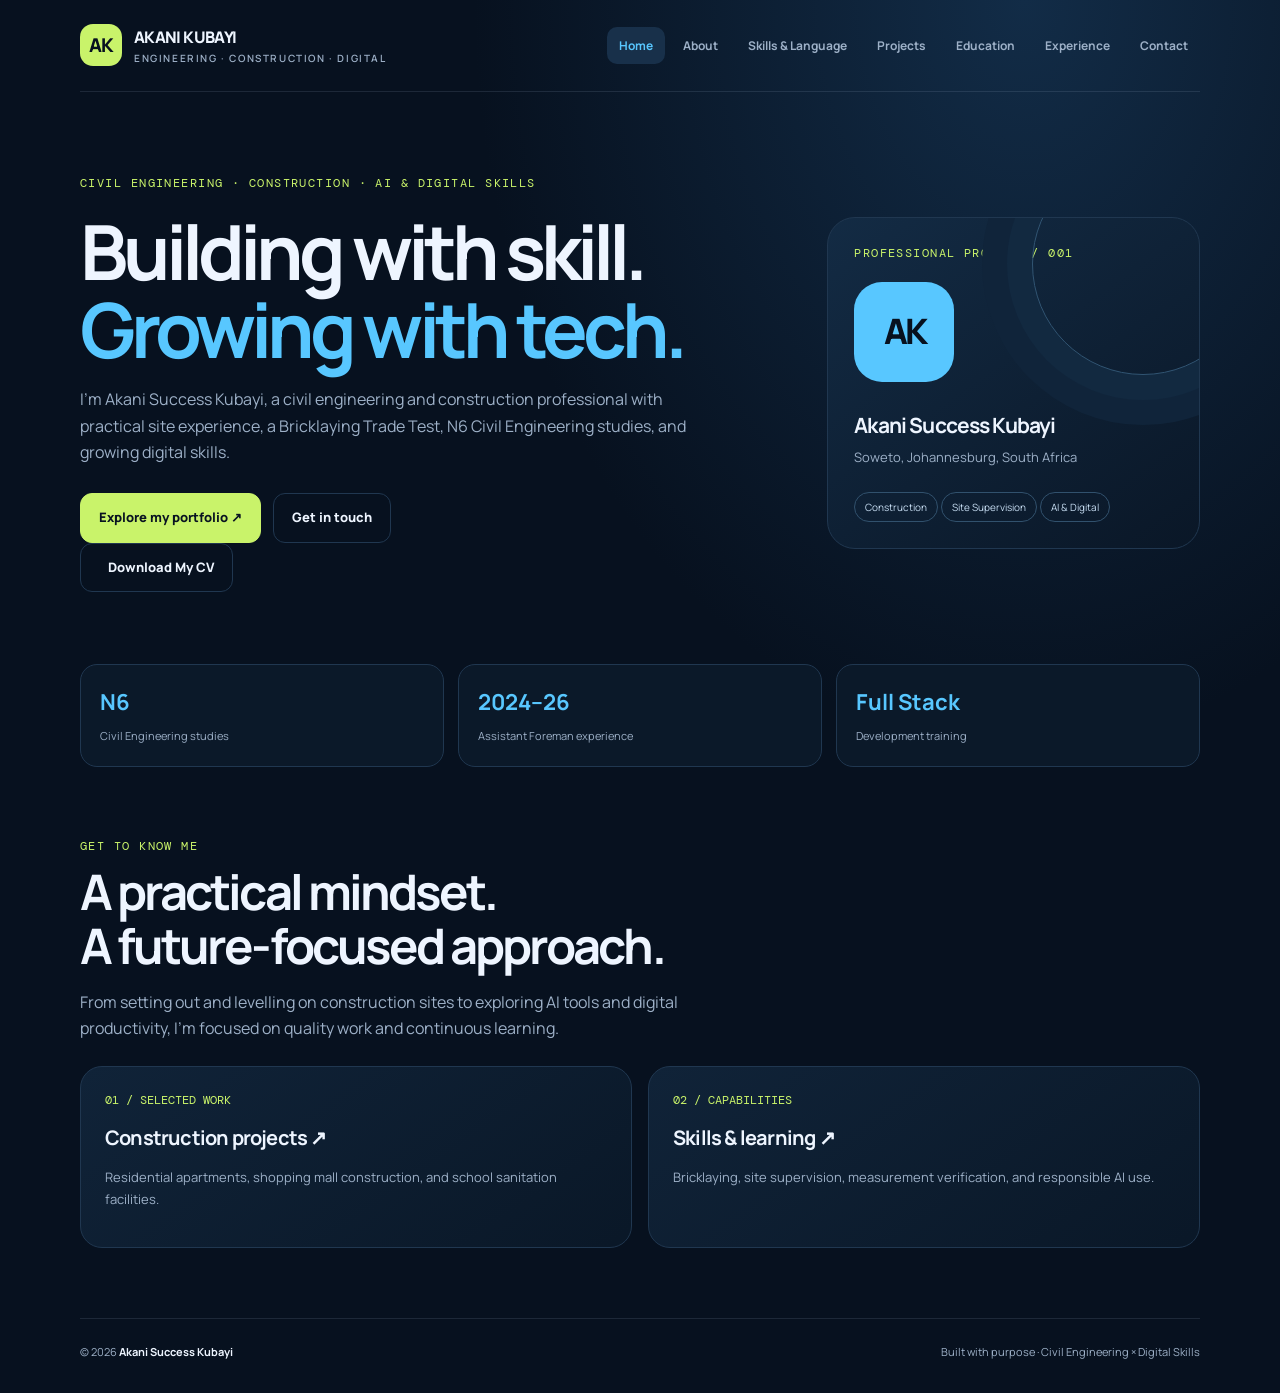
<file: index.html>
<!doctype html>
<html lang="en"><head><meta charset="utf-8"><meta name="viewport" content="width=device-width, initial-scale=1">
<meta name="description" content="Akani Success Kubayi — Civil Engineering, Construction, AI and Digital Skills portfolio">
<title>Portfolio | Akani Success Kubayi</title><link rel="stylesheet" href="style.css"></head>
<body><div class="shell"><header class="topbar"><a class="brand" href="index.html"><span class="brand-mark">AK</span><span>AKANI KUBAYI<small>ENGINEERING · CONSTRUCTION · DIGITAL</small></span></a>
<button class="menu-toggle" aria-label="Toggle navigation" onclick="document.querySelector('.nav').classList.toggle('open')">☰ Menu</button>
<nav class="nav"><a class="active" href="index.html">Home</a><a class="" href="about.html">About</a><a class="" href="skills.html">Skills & Language</a><a class="" href="projects.html">Projects</a><a class="" href="education.html">Education</a><a class="" href="experience.html">Experience</a><a class="" href="contact.html">Contact</a></nav></header>
<main><section class="hero"><div><div class="eyebrow">Civil Engineering · Construction · AI & Digital Skills</div>
<h1>Building with skill.<br><span>Growing with tech.</span></h1>
<p>I'm Akani Success Kubayi, a civil engineering and construction professional with practical site experience, a Bricklaying Trade Test, N6 Civil Engineering studies, and growing digital skills.</p>
<div class="actions"><a class="btn primary" href="about.html">Explore my portfolio ↗</a><a class="btn secondary" href="contact.html">Get in touch</a></div> <!-- Add this download button -->
    <a href="Akani_Success_CV.pdf"
       download="Akani_Success_CV.pdf"
       class="btn btn-secondary">
        <i class="fas fa-download"></i> Download My CV
    </a></div>
<aside class="profile-card"><div class="eyebrow">Professional profile / 001</div><div class="monogram">AK</div><h3>Akani Success Kubayi</h3><p>Soweto, Johannesburg, South Africa</p><span class="tag">Construction</span><span class="tag">Site Supervision</span><span class="tag">AI & Digital</span></aside></section>
<section class="stats"><div class="stat"><strong>N6</strong><span>Civil Engineering studies</span></div><div class="stat"><strong>2024–26</strong><span>Assistant Foreman experience</span></div><div class="stat"><strong>Full Stack</strong><span>Development training</span></div></section>
<section class="section-head"><div class="eyebrow">Get to know me</div><h2>A practical mindset.<br>A future-focused approach.</h2><p>From setting out and levelling on construction sites to exploring AI tools and digital productivity, I’m focused on quality work and continuous learning.</p></section>
<div class="cards"><a class="card" href="projects.html"><div class="number">01 / SELECTED WORK</div><h3>Construction projects ↗</h3><p>Residential apartments, shopping mall construction, and school sanitation facilities.</p></a><a class="card" href="skills.html"><div class="number">02 / CAPABILITIES</div><h3>Skills & learning ↗</h3><p>Bricklaying, site supervision, measurement verification, and responsible AI use.</p></a></div></main>
<footer class="footer"><span>© <span id="year"></span> <strong>Akani Success Kubayi</strong></span><span>Built with purpose · Civil Engineering × Digital Skills</span></footer></div><script src="script.js"></script></body></html>
</file>
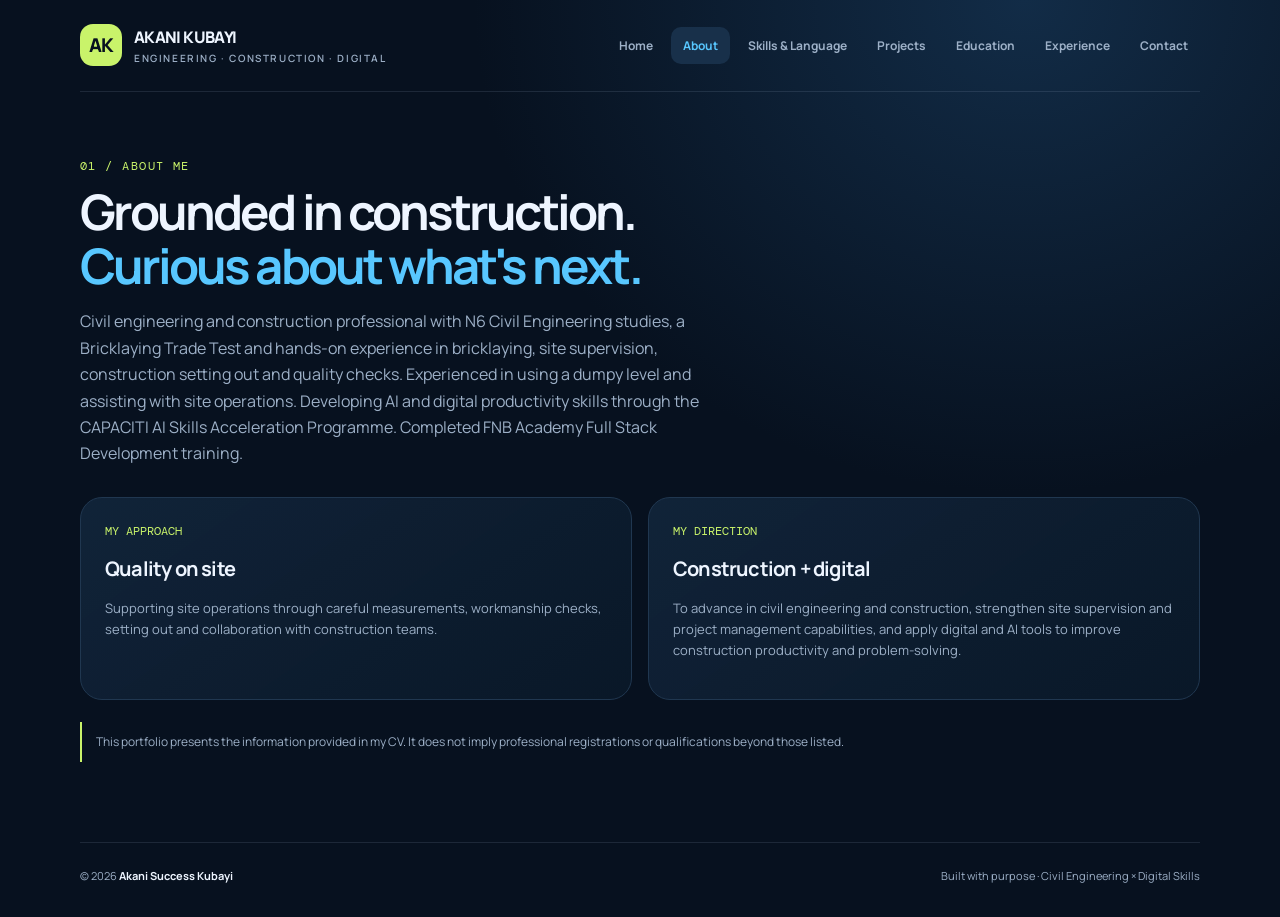
<file: about.html>
<!doctype html>
<html lang="en"><head><meta charset="utf-8"><meta name="viewport" content="width=device-width, initial-scale=1">
<meta name="description" content="Akani Success Kubayi — Civil Engineering, Construction, AI and Digital Skills portfolio">
<title>About | Akani Success Kubayi</title><link rel="stylesheet" href="style.css"></head>
<body><div class="shell"><header class="topbar"><a class="brand" href="index.html"><span class="brand-mark">AK</span><span>AKANI KUBAYI<small>ENGINEERING · CONSTRUCTION · DIGITAL</small></span></a>
<button class="menu-toggle" aria-label="Toggle navigation" onclick="document.querySelector('.nav').classList.toggle('open')">☰ Menu</button>
<nav class="nav"><a class="" href="index.html">Home</a><a class="active" href="about.html">About</a><a class="" href="skills.html">Skills & Language</a><a class="" href="projects.html">Projects</a><a class="" href="education.html">Education</a><a class="" href="experience.html">Experience</a><a class="" href="contact.html">Contact</a></nav></header>
<main class="page"><div class="eyebrow">01 / About me</div><h1 class="page-title">Grounded in construction.<br><span>Curious about what's next.</span></h1>
<p class="intro">Civil engineering and construction professional with N6 Civil Engineering studies, a Bricklaying Trade Test and hands-on experience in bricklaying, site supervision, construction setting out and quality checks. Experienced in using a dumpy level and assisting with site operations. Developing AI and digital productivity skills through the CAPACITI AI Skills Acceleration Programme. Completed FNB Academy Full Stack Development training.</p>
<div class="content-grid"><article class="card"><div class="number">MY APPROACH</div><h3>Quality on site</h3><p>Supporting site operations through careful measurements, workmanship checks, setting out and collaboration with construction teams.</p></article><article class="card"><div class="number">MY DIRECTION</div><h3>Construction + digital</h3><p>To advance in civil engineering and construction, strengthen site supervision and project management capabilities, and apply digital and AI tools to improve construction productivity and problem-solving.</p></article></div>
<div class="note">This portfolio presents the information provided in my CV. It does not imply professional registrations or qualifications beyond those listed.</div></main>
<footer class="footer"><span>© <span id="year"></span> <strong>Akani Success Kubayi</strong></span><span>Built with purpose · Civil Engineering × Digital Skills</span></footer></div><script src="script.js"></script></body></html>
</file>
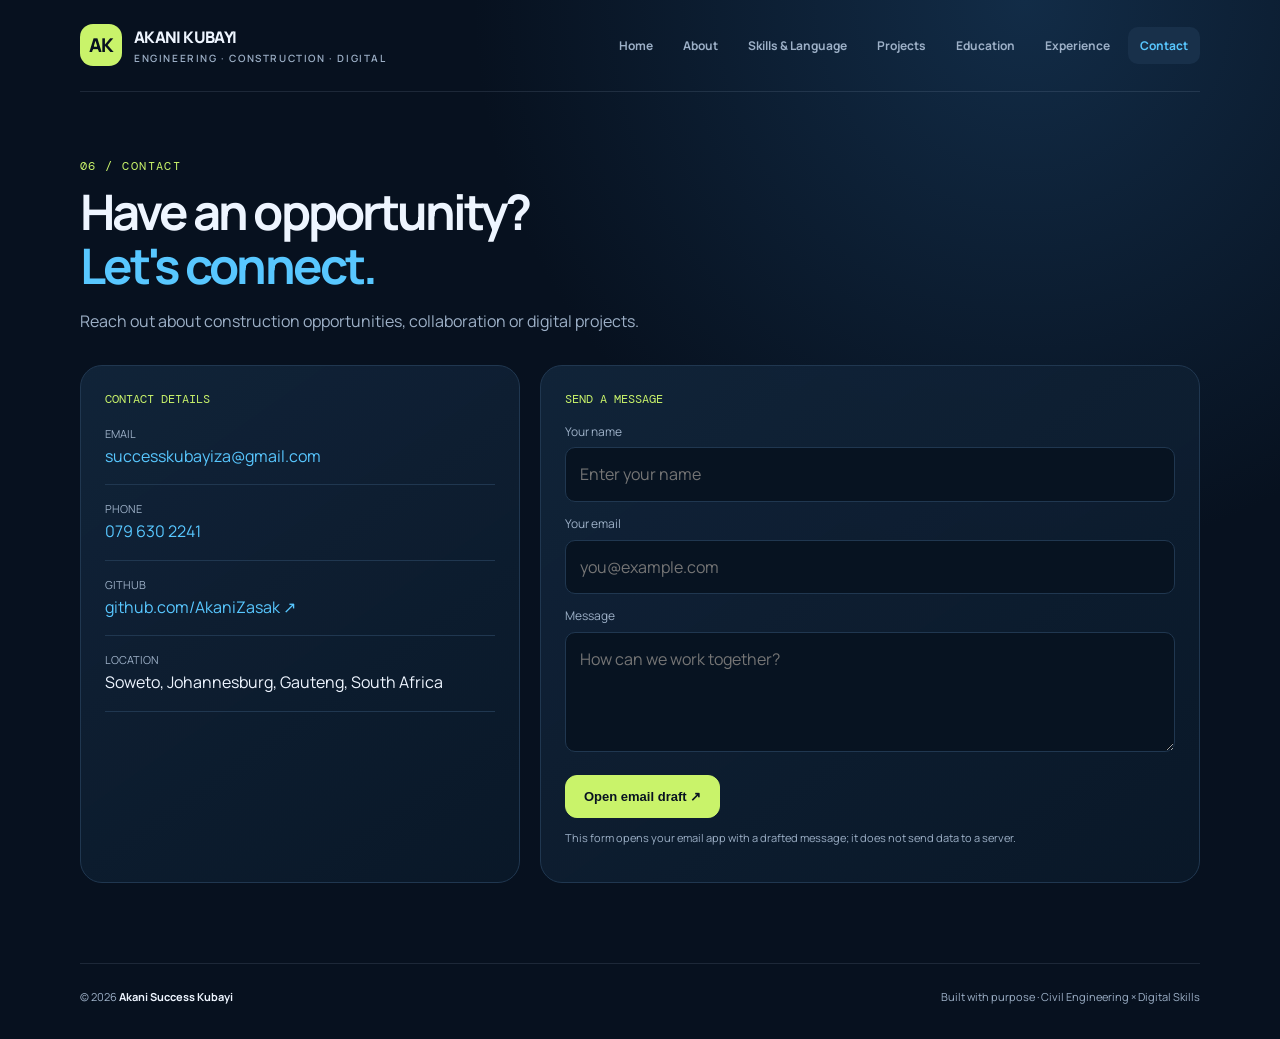
<file: contact.html>
<!doctype html>
<html lang="en"><head><meta charset="utf-8"><meta name="viewport" content="width=device-width, initial-scale=1">
<meta name="description" content="Akani Success Kubayi — Civil Engineering, Construction, AI and Digital Skills portfolio">
<title>Contact | Akani Success Kubayi</title><link rel="stylesheet" href="style.css"></head>
<body><div class="shell"><header class="topbar"><a class="brand" href="index.html"><span class="brand-mark">AK</span><span>AKANI KUBAYI<small>ENGINEERING · CONSTRUCTION · DIGITAL</small></span></a>
<button class="menu-toggle" aria-label="Toggle navigation" onclick="document.querySelector('.nav').classList.toggle('open')">☰ Menu</button>
<nav class="nav"><a class="" href="index.html">Home</a><a class="" href="about.html">About</a><a class="" href="skills.html">Skills & Language</a><a class="" href="projects.html">Projects</a><a class="" href="education.html">Education</a><a class="" href="experience.html">Experience</a><a class="active" href="contact.html">Contact</a></nav></header>
<main class="page"><div class="eyebrow">06 / Contact</div><h1 class="page-title">Have an opportunity?<br><span>Let's connect.</span></h1><p class="intro">Reach out about construction opportunities, collaboration or digital projects.</p>
<div class="contact-layout"><section class="card"><div class="number">CONTACT DETAILS</div>
<div class="contact-item"><small>EMAIL</small><a href="mailto:successkubayiza@gmail.com">successkubayiza@gmail.com</a></div>
<div class="contact-item"><small>PHONE</small><a href="tel:+27796302241">079 630 2241</a></div>
<div class="contact-item"><small>GITHUB</small><a href="https://github.com/AkaniZasak" target="_blank" rel="noreferrer">github.com/AkaniZasak ↗</a></div>
<div class="contact-item"><small>LOCATION</small><span>Soweto, Johannesburg, Gauteng, South Africa</span></div></section>
<form class="card form-card" id="contact-form"><div class="number">SEND A MESSAGE</div><label for="name">Your name</label><input id="name" name="name" required placeholder="Enter your name"><label for="email">Your email</label><input id="email" name="email" type="email" required placeholder="you@example.com"><label for="message">Message</label><textarea id="message" name="message" required placeholder="How can we work together?"></textarea><button class="btn primary" type="submit" style="margin-top:16px;cursor:pointer">Open email draft ↗</button><p style="font-size:11px;color:var(--muted)">This form opens your email app with a drafted message; it does not send data to a server.</p></form></div></main>
<footer class="footer"><span>© <span id="year"></span> <strong>Akani Success Kubayi</strong></span><span>Built with purpose · Civil Engineering × Digital Skills</span></footer></div><script src="script.js"></script></body></html>
</file>
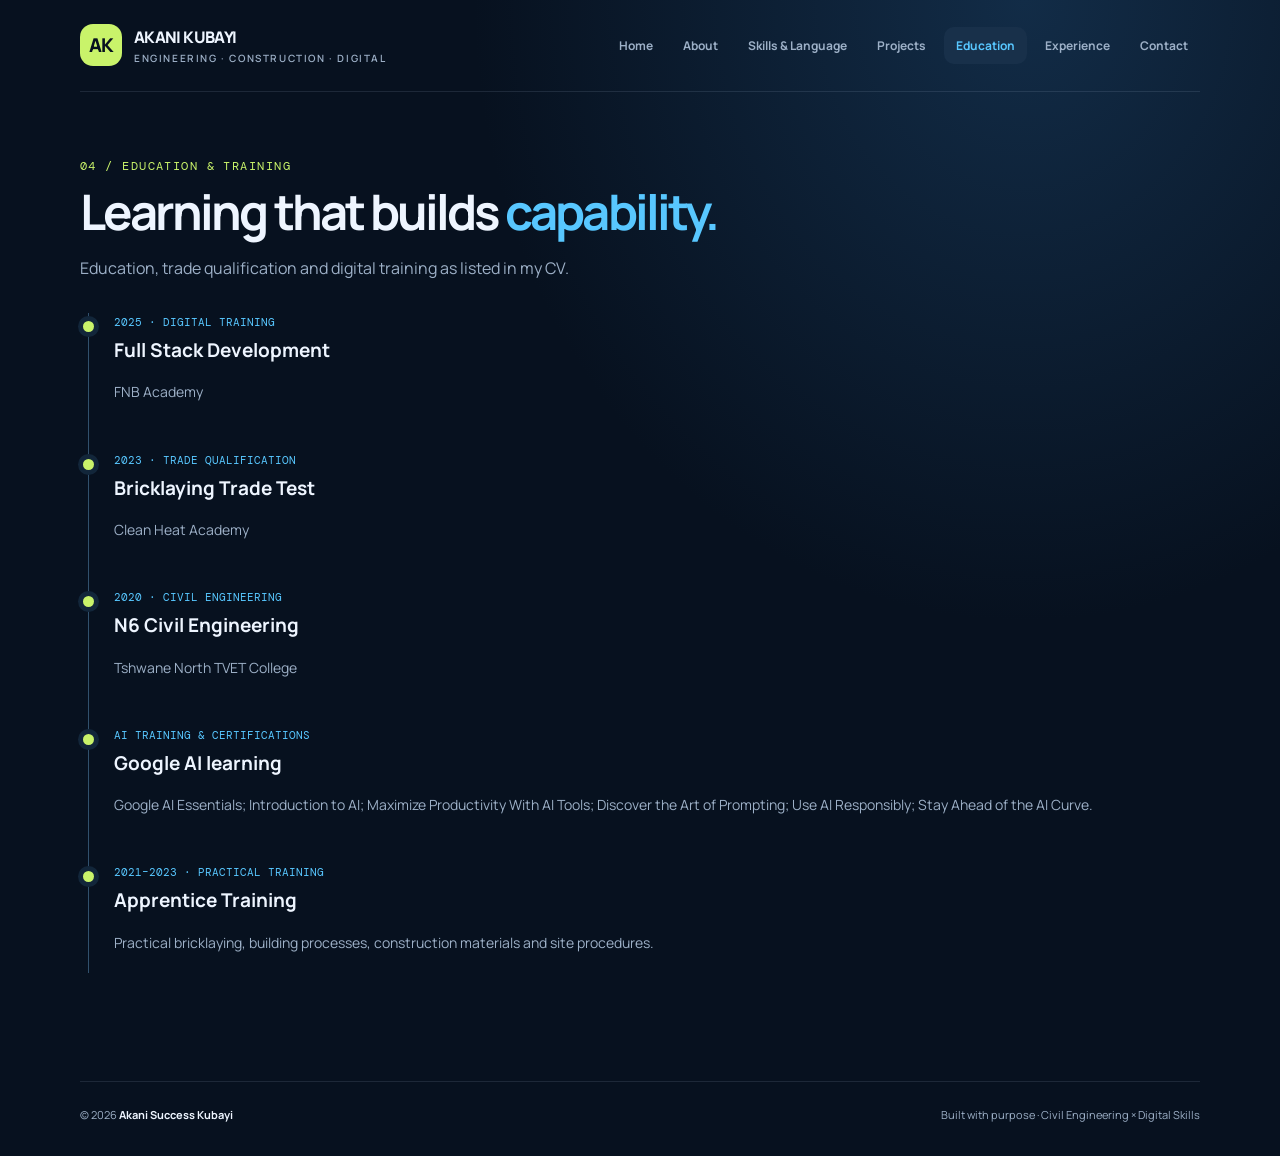
<file: education.html>
<!doctype html>
<html lang="en"><head><meta charset="utf-8"><meta name="viewport" content="width=device-width, initial-scale=1">
<meta name="description" content="Akani Success Kubayi — Civil Engineering, Construction, AI and Digital Skills portfolio">
<title>Education | Akani Success Kubayi</title><link rel="stylesheet" href="style.css"></head>
<body><div class="shell"><header class="topbar"><a class="brand" href="index.html"><span class="brand-mark">AK</span><span>AKANI KUBAYI<small>ENGINEERING · CONSTRUCTION · DIGITAL</small></span></a>
<button class="menu-toggle" aria-label="Toggle navigation" onclick="document.querySelector('.nav').classList.toggle('open')">☰ Menu</button>
<nav class="nav"><a class="" href="index.html">Home</a><a class="" href="about.html">About</a><a class="" href="skills.html">Skills & Language</a><a class="" href="projects.html">Projects</a><a class="active" href="education.html">Education</a><a class="" href="experience.html">Experience</a><a class="" href="contact.html">Contact</a></nav></header>
<main class="page"><div class="eyebrow">04 / Education & training</div><h1 class="page-title">Learning that builds <span>capability.</span></h1><p class="intro">Education, trade qualification and digital training as listed in my CV.</p>
<div class="timeline"><div class="timeline-item"><div class="meta">2025 · DIGITAL TRAINING</div><h3>Full Stack Development</h3><p>FNB Academy</p></div>
<div class="timeline-item"><div class="meta">2023 · TRADE QUALIFICATION</div><h3>Bricklaying Trade Test</h3><p>Clean Heat Academy</p></div>
<div class="timeline-item"><div class="meta">2020 · CIVIL ENGINEERING</div><h3>N6 Civil Engineering</h3><p>Tshwane North TVET College</p></div>
<div class="timeline-item"><div class="meta">AI TRAINING & CERTIFICATIONS</div><h3>Google AI learning</h3><p>Google AI Essentials; Introduction to AI; Maximize Productivity With AI Tools; Discover the Art of Prompting; Use AI Responsibly; Stay Ahead of the AI Curve.</p></div>
<div class="timeline-item"><div class="meta">2021–2023 · PRACTICAL TRAINING</div><h3>Apprentice Training</h3><p>Practical bricklaying, building processes, construction materials and site procedures.</p></div></div></main>
<footer class="footer"><span>© <span id="year"></span> <strong>Akani Success Kubayi</strong></span><span>Built with purpose · Civil Engineering × Digital Skills</span></footer></div><script src="script.js"></script></body></html>
</file>
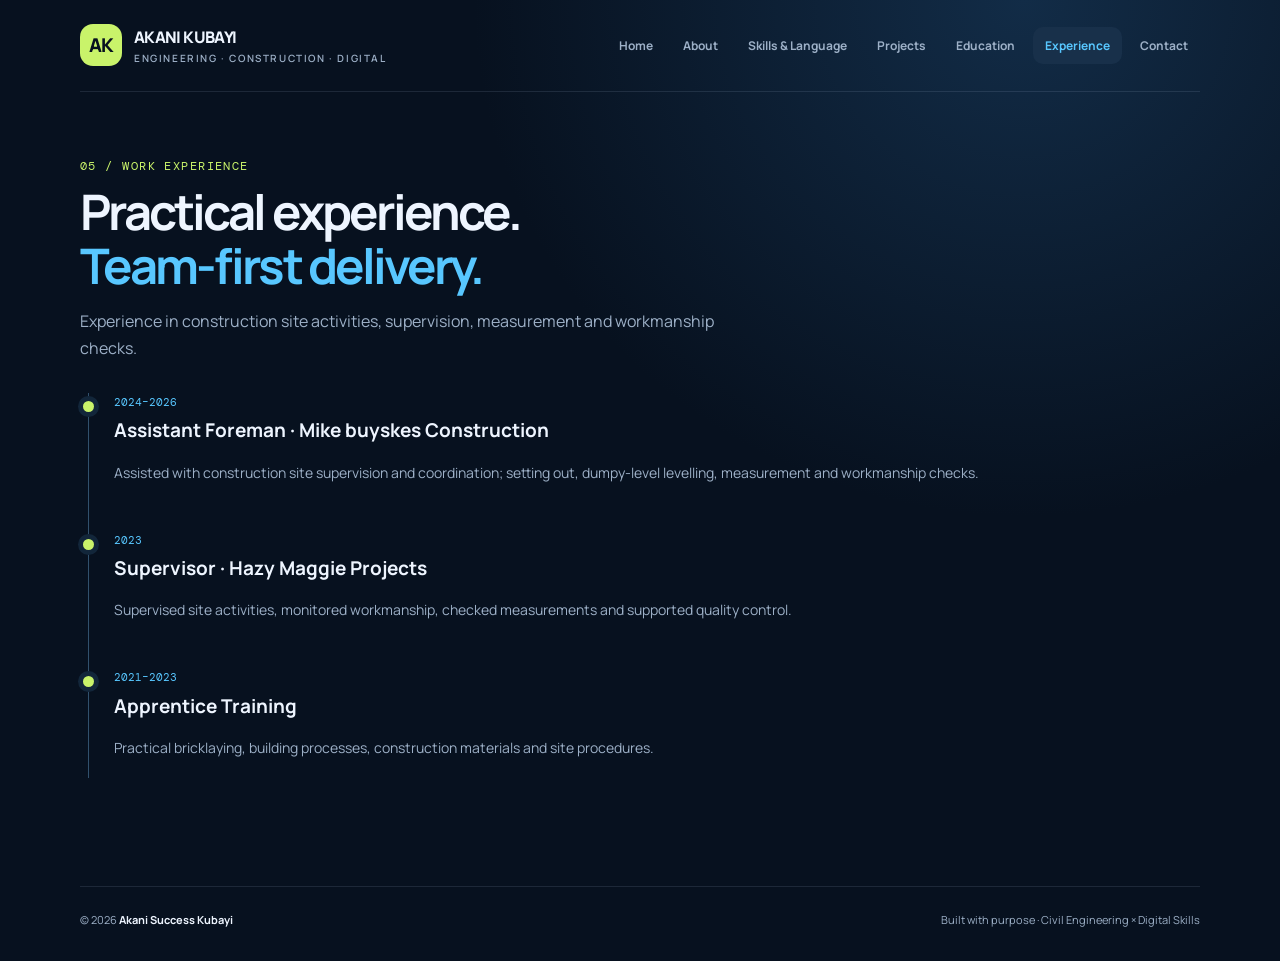
<file: experience.html>
<!doctype html>
<html lang="en"><head><meta charset="utf-8"><meta name="viewport" content="width=device-width, initial-scale=1">
<meta name="description" content="Akani Success Kubayi — Civil Engineering, Construction, AI and Digital Skills portfolio">
<title>Experience | Akani Success Kubayi</title><link rel="stylesheet" href="style.css"></head>
<body><div class="shell"><header class="topbar"><a class="brand" href="index.html"><span class="brand-mark">AK</span><span>AKANI KUBAYI<small>ENGINEERING · CONSTRUCTION · DIGITAL</small></span></a>
<button class="menu-toggle" aria-label="Toggle navigation" onclick="document.querySelector('.nav').classList.toggle('open')">☰ Menu</button>
<nav class="nav"><a class="" href="index.html">Home</a><a class="" href="about.html">About</a><a class="" href="skills.html">Skills & Language</a><a class="" href="projects.html">Projects</a><a class="" href="education.html">Education</a><a class="active" href="experience.html">Experience</a><a class="" href="contact.html">Contact</a></nav></header>
<main class="page"><div class="eyebrow">05 / Work experience</div><h1 class="page-title">Practical experience.<br><span>Team-first delivery.</span></h1><p class="intro">Experience in construction site activities, supervision, measurement and workmanship checks.</p>
<div class="timeline"><div class="timeline-item"><div class="meta">2024–2026</div><h3>Assistant Foreman · Mike buyskes Construction</h3><p>Assisted with construction site supervision and coordination; setting out, dumpy-level levelling, measurement and workmanship checks.</p></div>
<div class="timeline-item"><div class="meta">2023</div><h3>Supervisor · Hazy Maggie Projects</h3><p>Supervised site activities, monitored workmanship, checked measurements and supported quality control.</p></div>
<div class="timeline-item"><div class="meta">2021–2023</div><h3>Apprentice Training</h3><p>Practical bricklaying, building processes, construction materials and site procedures.</p></div></div></main>
<footer class="footer"><span>© <span id="year"></span> <strong>Akani Success Kubayi</strong></span><span>Built with purpose · Civil Engineering × Digital Skills</span></footer></div><script src="script.js"></script></body></html>
</file>
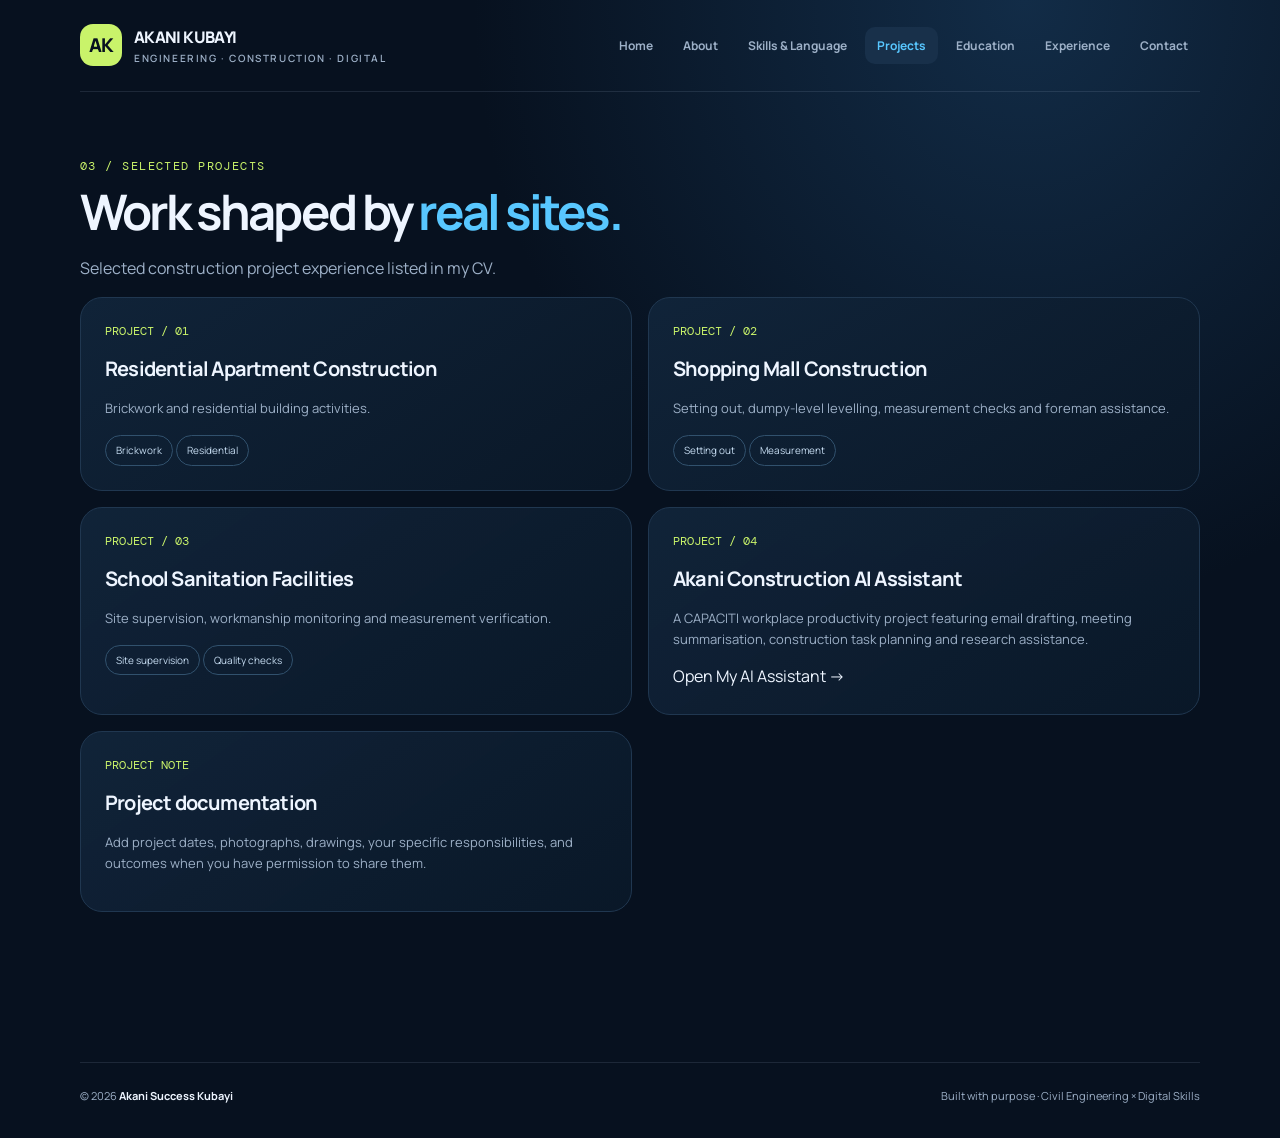
<file: projects.html>
<!doctype html>
<html lang="en"><head><meta charset="utf-8"><meta name="viewport" content="width=device-width, initial-scale=1">
<meta name="description" content="Akani Success Kubayi — Civil Engineering, Construction, AI and Digital Skills portfolio">
<title>Projects | Akani Success Kubayi</title><link rel="stylesheet" href="style.css"></head>
<body><div class="shell"><header class="topbar"><a class="brand" href="index.html"><span class="brand-mark">AK</span><span>AKANI KUBAYI<small>ENGINEERING · CONSTRUCTION · DIGITAL</small></span></a>
<button class="menu-toggle" aria-label="Toggle navigation" onclick="document.querySelector('.nav').classList.toggle('open')">☰ Menu</button>
<nav class="nav"><a class="" href="index.html">Home</a><a class="" href="about.html">About</a><a class="" href="skills.html">Skills & Language</a><a class="active" href="projects.html">Projects</a><a class="" href="education.html">Education</a><a class="" href="experience.html">Experience</a><a class="" href="contact.html">Contact</a></nav></header>
<main class="page"><div class="eyebrow">03 / Selected projects</div><h1 class="page-title">Work shaped by <span>real sites.</span></h1><p class="intro">Selected construction project experience listed in my CV.</p>
<div class="cards"><article class="card"><div class="number">PROJECT / 01</div><h3>Residential Apartment Construction</h3><p>Brickwork and residential building activities.</p><span class="tag">Brickwork</span><span class="tag">Residential</span></article>
<article class="card"><div class="number">PROJECT / 02</div><h3>Shopping Mall Construction</h3><p>Setting out, dumpy-level levelling, measurement checks and foreman assistance.</p><span class="tag">Setting out</span><span class="tag">Measurement</span></article>
<article class="card"><div class="number">PROJECT / 03</div><h3>School Sanitation Facilities</h3><p>Site supervision, workmanship monitoring and measurement verification.</p><span class="tag">Site supervision</span><span class="tag">Quality checks</span></article>
  
<article class="card">
  <div class="number">PROJECT / 04</div>
  <h3>Akani Construction AI Assistant</h3>
  <p>A CAPACITI workplace productivity project featuring email drafting, meeting summarisation, construction task planning and research assistance.</p>
  <a href="https://akanizasak.github.io/Akani-Construction-AI-Assistant/" target="_blank" rel="noopener noreferrer">Open My AI Assistant →</a>
</article>

  <article class="card"><div class="number">PROJECT NOTE</div><h3>Project documentation</h3><p>Add project dates, photographs, drawings, your specific responsibilities, and outcomes when you have permission to share them.</p></article></div></main>
<footer class="footer"><span>© <span id="year"></span> <strong>Akani Success Kubayi</strong></span><span>Built with purpose · Civil Engineering × Digital Skills</span></footer></div><script src="script.js"></script></body></html>
</file>
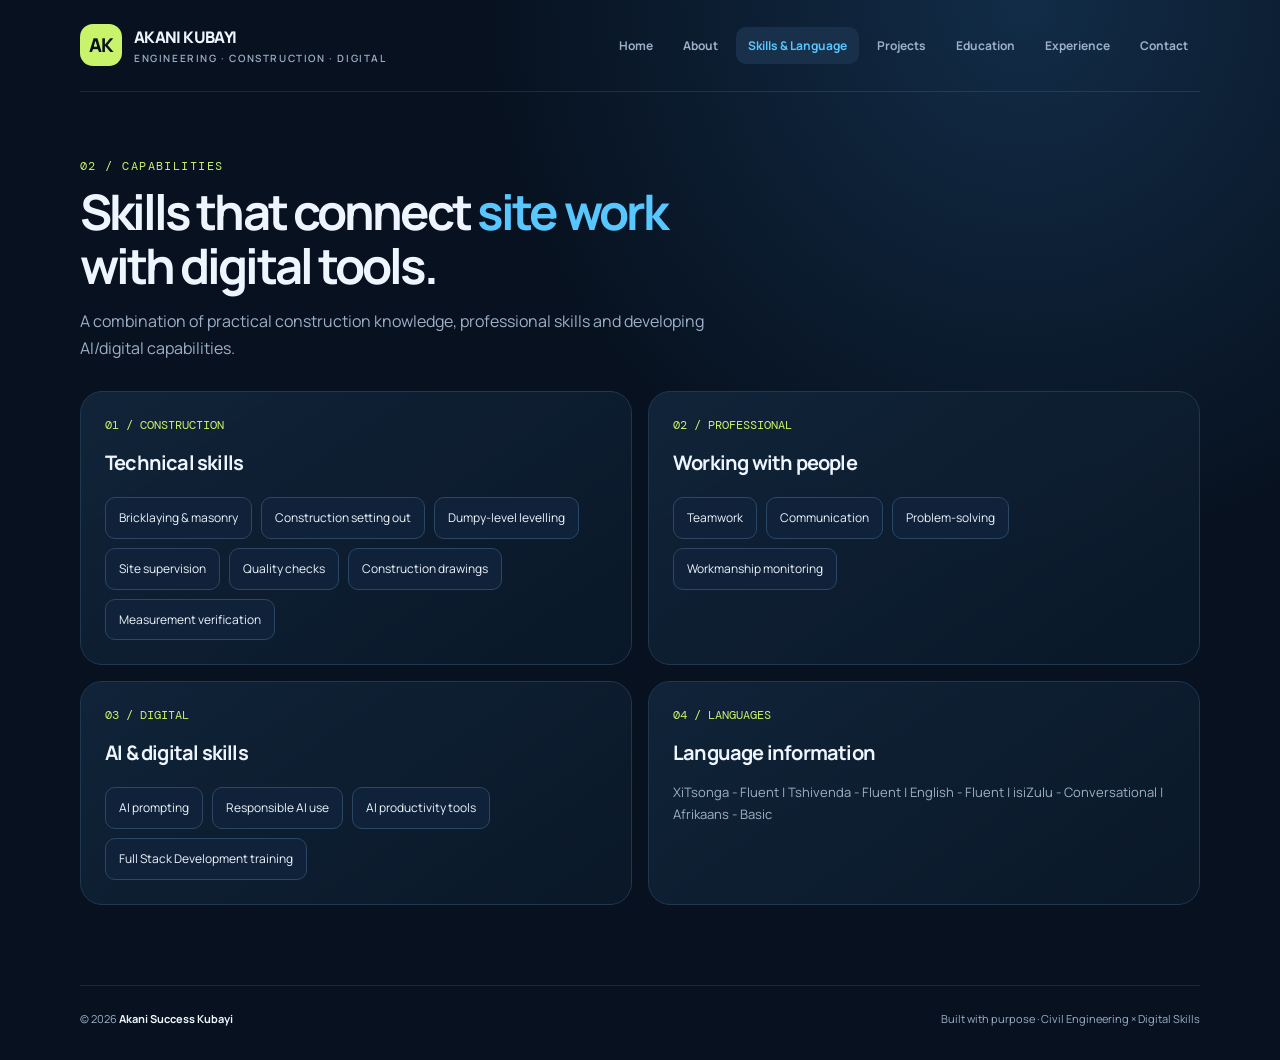
<file: skills.html>
<!doctype html>
<html lang="en"><head><meta charset="utf-8"><meta name="viewport" content="width=device-width, initial-scale=1">
<meta name="description" content="Akani Success Kubayi — Civil Engineering, Construction, AI and Digital Skills portfolio">
<title>Skills & Language | Akani Success Kubayi</title><link rel="stylesheet" href="style.css"></head>
<body><div class="shell"><header class="topbar"><a class="brand" href="index.html"><span class="brand-mark">AK</span><span>AKANI KUBAYI<small>ENGINEERING · CONSTRUCTION · DIGITAL</small></span></a>
<button class="menu-toggle" aria-label="Toggle navigation" onclick="document.querySelector('.nav').classList.toggle('open')">☰ Menu</button>
<nav class="nav"><a class="" href="index.html">Home</a><a class="" href="about.html">About</a><a class="active" href="skills.html">Skills & Language</a><a class="" href="projects.html">Projects</a><a class="" href="education.html">Education</a><a class="" href="experience.html">Experience</a><a class="" href="contact.html">Contact</a></nav></header>
<main class="page"><div class="eyebrow">02 / Capabilities</div><h1 class="page-title">Skills that connect <span>site work</span><br>with digital tools.</h1><p class="intro">A combination of practical construction knowledge, professional skills and developing AI/digital capabilities.</p>
<div class="content-grid"><article class="card"><div class="number">01 / CONSTRUCTION</div><h3>Technical skills</h3><div class="skill-list"><span>Bricklaying & masonry</span><span>Construction setting out</span><span>Dumpy-level levelling</span><span>Site supervision</span><span>Quality checks</span><span>Construction drawings</span><span>Measurement verification</span></div></article>
<article class="card"><div class="number">02 / PROFESSIONAL</div><h3>Working with people</h3><div class="skill-list"><span>Teamwork</span><span>Communication</span><span>Problem-solving</span><span>Workmanship monitoring</span></div></article>
<article class="card"><div class="number">03 / DIGITAL</div><h3>AI & digital skills</h3><div class="skill-list"><span>AI prompting</span><span>Responsible AI use</span><span>AI productivity tools</span><span>Full Stack Development training</span></div></article>
<article class="card"><div class="number">04 / LANGUAGES</div><h3>Language information</h3><p>XiTsonga - Fluent | Tshivenda - Fluent | English - Fluent | isiZulu - Conversational | Afrikaans - Basic</p><p></p></article></div></main>
<footer class="footer"><span>© <span id="year"></span> <strong>Akani Success Kubayi</strong></span><span>Built with purpose · Civil Engineering × Digital Skills</span></footer></div><script src="script.js"></script></body></html>
</file>
<file: style.css>
@import url('https://fonts.googleapis.com/css2?family=DM+Mono:wght@400;500&family=Manrope:wght@400;500;600;700;800&display=swap');
:root{--bg:#07111f;--panel:#0d1b2d;--panel2:#10233a;--line:#203750;--text:#eef5ff;--muted:#9db0c7;--blue:#58c7ff;--lime:#c9f36a;--radius:22px}
*{box-sizing:border-box}html{scroll-behavior:smooth}body{margin:0;background:radial-gradient(ellipse at 80% 0%,#122c47 0,transparent 38%),var(--bg);color:var(--text);font-family:Manrope,Arial,sans-serif;line-height:1.65}a{color:inherit;text-decoration:none}button,a{ -webkit-tap-highlight-color:transparent}.shell{width:min(1120px,calc(100% - 40px));margin:auto}.topbar{display:flex;align-items:center;justify-content:space-between;padding:24px 0;border-bottom:1px solid rgba(157,176,199,.15);gap:20px}.brand{display:flex;align-items:center;gap:12px;font-weight:800;letter-spacing:-.04em}.brand-mark{display:grid;place-items:center;width:42px;height:42px;border-radius:13px;background:var(--lime);color:#07111f;font-size:19px;font-weight:800}.brand small{display:block;font-size:10px;letter-spacing:.16em;color:var(--muted);font-weight:600}.nav{display:flex;flex-wrap:wrap;gap:6px;justify-content:flex-end}.nav a{padding:9px 12px;border-radius:10px;color:var(--muted);font-size:12px;font-weight:700;transition:.2s}.nav a:hover,.nav a.active{background:#18304a;color:var(--blue)}.eyebrow{font-family:"DM Mono",monospace;font-size:12px;letter-spacing:.12em;text-transform:uppercase;color:var(--lime)}.hero{display:grid;grid-template-columns:1.3fr .7fr;gap:55px;align-items:center;padding:82px 0 72px}.hero h1{font-size:clamp(42px,7vw,76px);line-height:1.03;letter-spacing:-.065em;margin:18px 0}.hero h1 span{color:var(--blue)}.hero p,.intro{color:var(--muted);max-width:650px}.actions{display:flex;gap:12px;flex-wrap:wrap;margin-top:28px}.btn{display:inline-flex;align-items:center;gap:9px;padding:13px 18px;border-radius:12px;font-weight:800;font-size:13px;border:1px solid var(--line);transition:transform .2s,background .2s}.btn:hover{transform:translateY(-2px)}.btn.primary{background:var(--lime);color:#091321;border-color:var(--lime)}.btn.secondary:hover{background:var(--panel2)}.profile-card{position:relative;padding:26px;border:1px solid var(--line);border-radius:28px;background:linear-gradient(145deg,#132b44,#0a1727);overflow:hidden;min-height:330px}.profile-card:before{content:"";position:absolute;width:220px;height:220px;border:1px solid #315573;border-radius:50%;right:-55px;top:-65px;box-shadow:0 0 0 25px #122940,0 0 0 50px #10243a}.monogram{position:relative;width:100px;height:100px;display:grid;place-items:center;border-radius:28px;background:var(--blue);color:#07111f;font-size:35px;font-weight:800;letter-spacing:-.08em;margin:18px 0 26px}.profile-card h3{font-size:21px;margin:0;letter-spacing:-.04em}.profile-card p{font-size:13px;color:var(--muted);margin:5px 0 20px}.tag{display:inline-block;border:1px solid #31516d;border-radius:999px;padding:6px 10px;font-size:10px;color:#c7ddf2;margin:3px 3px 0 0}.stats{display:grid;grid-template-columns:repeat(3,1fr);gap:14px;margin-bottom:70px}.stat{padding:19px;border:1px solid var(--line);background:#0b1929;border-radius:17px}.stat strong{display:block;font-size:22px;color:var(--blue)}.stat span{font-size:11px;color:var(--muted)}.section-head{margin:54px 0 25px}.section-head h2,.page-title{font-size:clamp(32px,5vw,49px);letter-spacing:-.06em;line-height:1.1;margin:8px 0 14px}.section-head p{color:var(--muted);max-width:620px}.cards{display:grid;grid-template-columns:repeat(2,minmax(0,1fr));gap:16px;margin-bottom:70px}.card{border:1px solid var(--line);background:linear-gradient(145deg,rgba(17,37,59,.9),rgba(10,24,40,.95));padding:24px;border-radius:var(--radius);transition:transform .2s,border-color .2s}.card:hover{transform:translateY(-3px);border-color:#3b6687}.card .number{font-family:"DM Mono",monospace;color:var(--lime);font-size:12px}.card h3{font-size:20px;letter-spacing:-.04em;margin:10px 0}.card p,.card li{font-size:13px;color:var(--muted)}.card ul{padding-left:18px}.page{padding:65px 0 80px;min-height:65vh}.page-title{max-width:850px}.page-title span{color:var(--blue)}.content-grid{display:grid;grid-template-columns:1fr 1fr;gap:16px;margin-top:30px}.timeline{border-left:1px solid #31516d;margin:32px 0 0 8px;padding-left:25px}.timeline-item{position:relative;margin:0 0 28px;padding:0 0 5px}.timeline-item:before{content:"";position:absolute;left:-31px;top:8px;width:11px;height:11px;border-radius:50%;background:var(--lime);box-shadow:0 0 0 5px #12263a}.timeline-item h3{margin:4px 0;font-size:19px}.timeline-item .meta{font-family:"DM Mono",monospace;color:var(--blue);font-size:11px}.timeline-item p{color:var(--muted);font-size:14px}.skill-list{display:flex;flex-wrap:wrap;gap:9px;margin-top:18px}.skill-list span{padding:10px 13px;border:1px solid #2a4863;background:#102239;border-radius:10px;font-size:12px}.contact-layout{display:grid;grid-template-columns:.8fr 1.2fr;gap:20px;margin-top:30px}.contact-item{padding:15px 0;border-bottom:1px solid var(--line)}.contact-item small{display:block;color:var(--muted);font-size:11px}.contact-item a{color:var(--blue);overflow-wrap:anywhere}.form-card label{display:block;font-size:12px;color:var(--muted);margin:12px 0 6px}.form-card input,.form-card textarea{width:100%;padding:13px 14px;background:#071321;border:1px solid var(--line);border-radius:10px;color:var(--text);font:inherit;outline:none}.form-card input:focus,.form-card textarea:focus{border-color:var(--blue)}.form-card textarea{min-height:120px;resize:vertical}.footer{border-top:1px solid rgba(157,176,199,.15);padding:24px 0 32px;display:flex;justify-content:space-between;gap:15px;flex-wrap:wrap;color:var(--muted);font-size:11px}.footer strong{color:var(--text)}.note{font-size:12px;color:var(--muted);border-left:2px solid var(--lime);padding:10px 14px;margin-top:22px}.menu-toggle{display:none;background:transparent;color:var(--text);border:1px solid var(--line);padding:8px 10px;border-radius:9px}
@media(max-width:850px){.topbar{align-items:flex-start;flex-wrap:wrap}.menu-toggle{display:block}.nav{display:none;width:100%;justify-content:flex-start}.nav.open{display:flex}.hero{grid-template-columns:1fr;gap:25px;padding-top:55px}.profile-card{min-height:270px}.stats{margin-bottom:45px}.contact-layout{grid-template-columns:1fr}}
@media(max-width:600px){.shell{width:min(100% - 28px,1120px)}.cards,.content-grid{grid-template-columns:1fr}.stats{gap:8px}.stat{padding:12px}.stat strong{font-size:18px}.stat span{font-size:10px}.hero h1{font-size:46px}.topbar{padding:16px 0}.page{padding-top:45px}}
</file>
